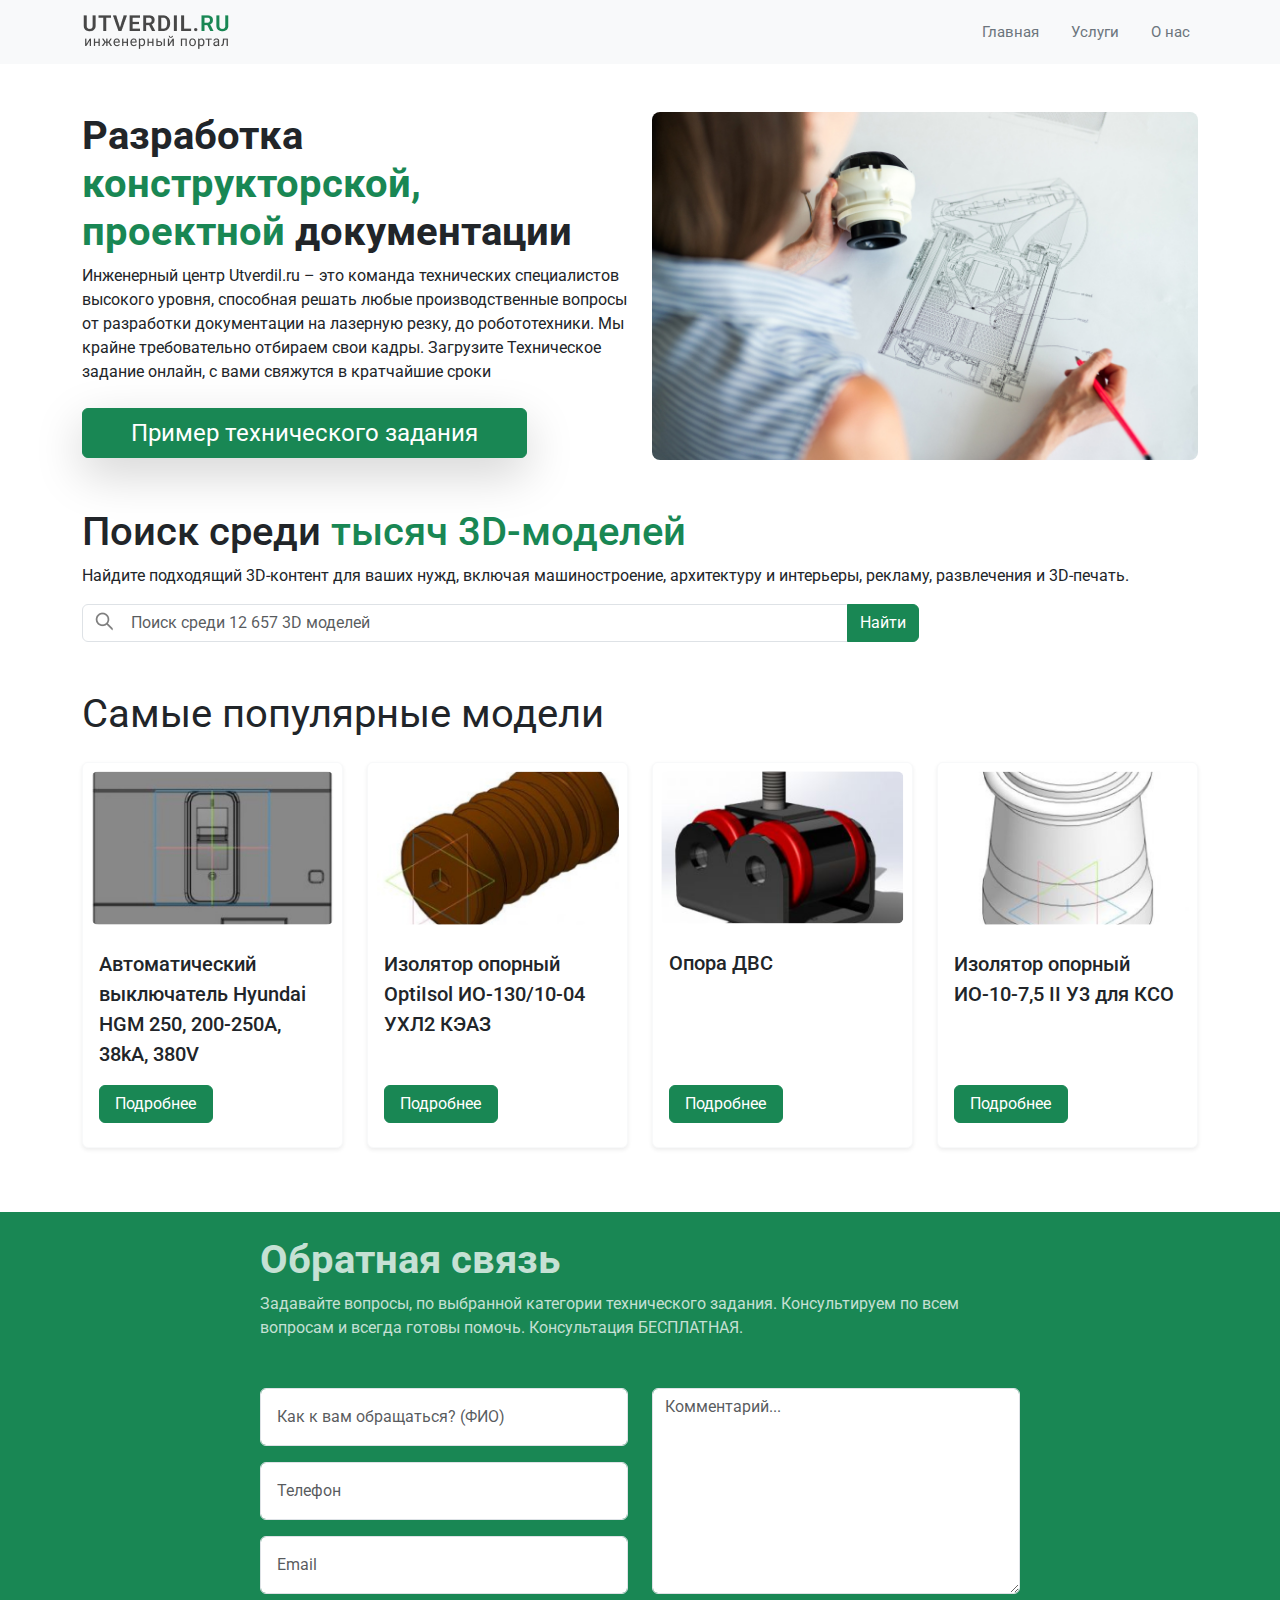
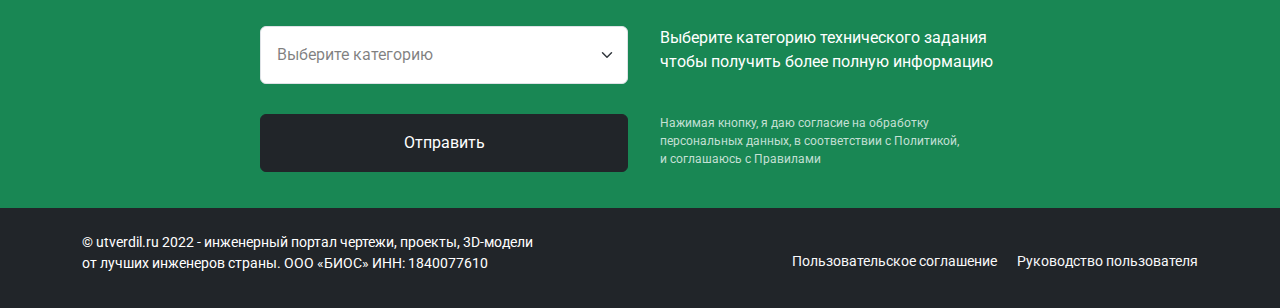
<file: index.html>
<!DOCTYPE html>
<html lang="en">
<head>
    <meta charset="UTF-8">
    <meta http-equiv="X-UA-Compatible" content="IE=edge">
    <meta name="viewport" content="width=device-width, initial-scale=1.0">
    <link rel="stylesheet" href="https://cdn.jsdelivr.net/npm/bootstrap-icons@1.11.3/font/bootstrap-icons.min.css">
    <link rel="stylesheet" href="http://cdn.jsdelivr.net/npm/bootstrap@5.3.0/dist/css/bootstrap.min.css">
    <link rel="preconnect" href="https://fonts.googleapis.com">
    <link rel="preconnect" href="https://fonts.gstatic.com" crossorigin>
    <link href="https://fonts.googleapis.com/css2?family=Roboto:wght@100;400;500;700&display=swap" rel="stylesheet">
    <link rel="stylesheet" href="./css/style.css">
    <title>Homework 6</title>
</head>
<body>
    <header class="header mb-5">
        <nav class="navbar navbar-expand-lg navbar-dark bg-light fs-15">
           <div class="container">
               <a class="navbar-brand text-secondary" href="#"><img src="./images/logo.png" alt="logo"></a>
               <button class="navbar-toggler bg-secondary" type="button" data-bs-toggle="collapse" data-bs-target="#navbarNav" aria-controls="navbarNav" aria-expanded="false" aria-label="Toggle navigation">
                   <span class="navbar-toggler-icon"></span>
               </button>
               <div class="collapse navbar-collapse" id="navbarNav">
                   <ul class="navbar-nav ms-auto">
                        <li class="nav-item ms-3"><a class="nav-link text-secondary" href="index.html">Главная</a></li>
                        <li class="nav-item ms-3"><a class="nav-link text-secondary" href="services.html">Услуги</a></li>
                        <li class="nav-item ms-3"><a class="nav-link text-secondary" href="about.html">О нас</a></li>
                    </ul>

               </div>
           </div>
        </nav>
    </header>

    <div class="container my-5">
        <div class="row">
            <div class="col-md-6 order-2 order-md-1 main-block">
                <h1>Разработка <br> <span class="text-success">конструкторской, проектной</span> документации</h1>
                <p>Инженерный центр Utverdil.ru – это команда технических специалистов высокого уровня, способная решать любые производственные вопросы от разработки документации на лазерную резку, до робототехники. Мы крайне требовательно отбираем свои кадры. Загрузите Техническое задание онлайн, с вами свяжутся в кратчайшие сроки</p>
                <a class="btn btn-success border border-success shadow-lg px-5 mt-2" href="#" role="button">Пример технического задания</a>
            </div>
            <div class="col-md-6 order-1 order-md-2">
                <img src="./images/photo-main.jpg" class="img-fluid w-100 rounded-3" alt="Main Image">
            </div>
        </div>
    </div>

    <div class="container search-block mb-5">
        <h2>Поиск среди <span class="text-success">тысяч 3D-моделей</span></h2>
        <p>Найдите подходящий 3D-контент для ваших нужд, включая машиностроение, архитектуру и интерьеры, рекламу, развлечения и 3D-печать.</p>
        <div class="input-group mb-3 w-75 seach-text">
          <input type="text" class="form-control magnifier ps-5" placeholder="Поиск среди 12 657 3D моделей " aria-label="Recipient's username"      aria-describedby="button-addon2">
          <button class="btn btn-success" type="button" id="button-addon2">Найти</button>
        </div>
    </div>

    <div class="container popular-model">
        <h3>Самые популярные модели</h3>
        <div class="row mt-4">
            <div class="col-12 col-sm-6 col-md-3 mb-3">
                <div class="card h-100 d-flex flex-column border border-light shadow-sm">
                    <img src="./images/photo-1.jpg" class="card-img-top rounded-4 p-2" alt="photo-1">
                    <div class="card-body d-flex flex-column">
                        <p class="card-text">Автоматический выключатель Hyundai HGM 250, 200-250A, 38kA, 380V</p>
                        <a href="#" class="btn btn-success mt-auto w-50 mb-2">Подробнее</a>
                    </div>
                </div>
            </div>
            <div class="col-12 col-sm-6 col-md-3 mb-3">
                <div class="card h-100 d-flex flex-column border border-light shadow-sm">
                    <img src="./images/photo-2.jpg" class="card-img-top rounded-4 p-2" alt="photo-2">
                    <div class="card-body d-flex flex-column">
                        <p class="card-text">Изолятор опорный OptiIsol ИО-130/10-04 УХЛ2 КЭАЗ</p>
                        <a href="#" class="btn btn-success mt-auto w-50 mb-2">Подробнее</a>
                    </div>
                </div>
            </div>
            <div class="col-12 col-sm-6 col-md-3 mb-3">
                <div class="card h-100 d-flex flex-column border border-light shadow-sm">
                    <img src="./images/photo-3.png" class="card-img-top rounded-4 p-2" alt="photo-3">
                    <div class="card-body d-flex flex-column">
                        <p class="card-text">Опора ДВС</p>
                        <a href="#" class="btn btn-success mt-auto w-50 mb-2">Подробнее</a>
                    </div>
                </div>
            </div>
            <div class="col-12 col-sm-6 col-md-3 mb-3">
                <div class="card h-100 d-flex flex-column border border-light shadow-sm">
                    <img src="./images/photo-4.png" class="card-img-top rounded-4 p-2" alt="photo-4">
                    <div class="card-body d-flex flex-column">
                        <p class="card-text">Изолятор опорный ИО-10-7,5 II У3 для КСО</p>
                        <a href="#" class="btn btn-success mt-auto w-50 mb-2">Подробнее</a>
                    </div>
                </div>
            </div>
        </div>

    </div>


    <div class="bg-success mt-5">
        <div class="container d-flex justify-content-center feedback">
            <div class="rounded p-4 text-dark">
                <h2>Обратная связь</h2>
                <p>
                    Задавайте вопросы, по выбранной категории технического задания. Консультируем по всем вопросам и всегда готовы помочь. Консультация БЕСПЛАТНАЯ.
                </p>
                
                <form class="mt-5">
                    <div class="row mb-3">
                    <div class="col-md-6">
                        <div class="d-flex mb-3">
                        <input type="text" class="form-control p-3 text-1" placeholder="Как к вам обращаться? (ФИО)">
                        </div>
                        <div class="d-flex mb-3">
                        <input type="tel" class="form-control p-3 text-1" placeholder="Телефон">
                        </div>
                        <div class="d-flex mb-3">
                        <input type="email" class="form-control p-3 text-1" placeholder="Email">
                        </div>
                    </div>
                    <div class="col-md-6">
                        <textarea class="form-control text-1" rows="8" placeholder="Комментарий..."></textarea>
                    </div>
                    </div>

                    <div class="row">
                        <div class="col-md-6">
                            <div class="d-flex">
                                <select class="form-select p-3 text-2" id="categoryUser">
                                    <option selected>Выберите категорию</option>
                                    <option value="1">Категория 1</option>
                                    <option value="2">Категория 2</option>
                                    <option value="3">Категория 3</option>
                                </select>
                                
                            </div>
                        </div>
                        <div class="col-md-6">
                            <div class="d-flex">
                                <p class="ms-2 text-white">Выберите категорию технического задания чтобы получить более полную информацию</p>
                            </div>
                        </div>
                    </div>

                    <div class="row mt-4">
                        <div class="col-md-6">
                            <div class="d-flex">
                                <button type="submit" id="nameUser2" class="btn btn-dark flex-grow-1 p-3">Отправить</button>
                                
                            </div>
                        </div>
                        <div class="col-md-6">
                            <div class="d-flex">
                                <p class="ms-2 btn-text">Нажимая кнопку, я даю согласие на обработку <br>персональных данных, в соответствии с Политикой,<br> и соглашаюсь с Правилами</p>
                            </div>
                        </div>
                    </div>   
                </form>
            </div>
        </div>
    </div>

    

    <footer class="bg-dark footer">
      <div class="container text-white">
        <div class="d-flex justify-content-between align-items-center pt-4">
          <p>
            © utverdil.ru 2022 - инженерный портал чертежи, проекты, 3D-модели <br>от лучших инженеров страны. ООО «БИОС» ИНН:     1840077610
          </p>
          <div>
            <a href="#" class="text-light text-decoration-none ">Пользовательское соглашение</a>
            <a href="#" class="text-light text-decoration-none ps-3">Руководство пользователя</a>
          </div>
        </div>
      </div>
    </footer>

   

    <script src="https://cdn.jsdelivr.net/npm/bootstrap@5.3.3/dist/js/bootstrap.bundle.min.js"></script>
</body>
</html>
</file>
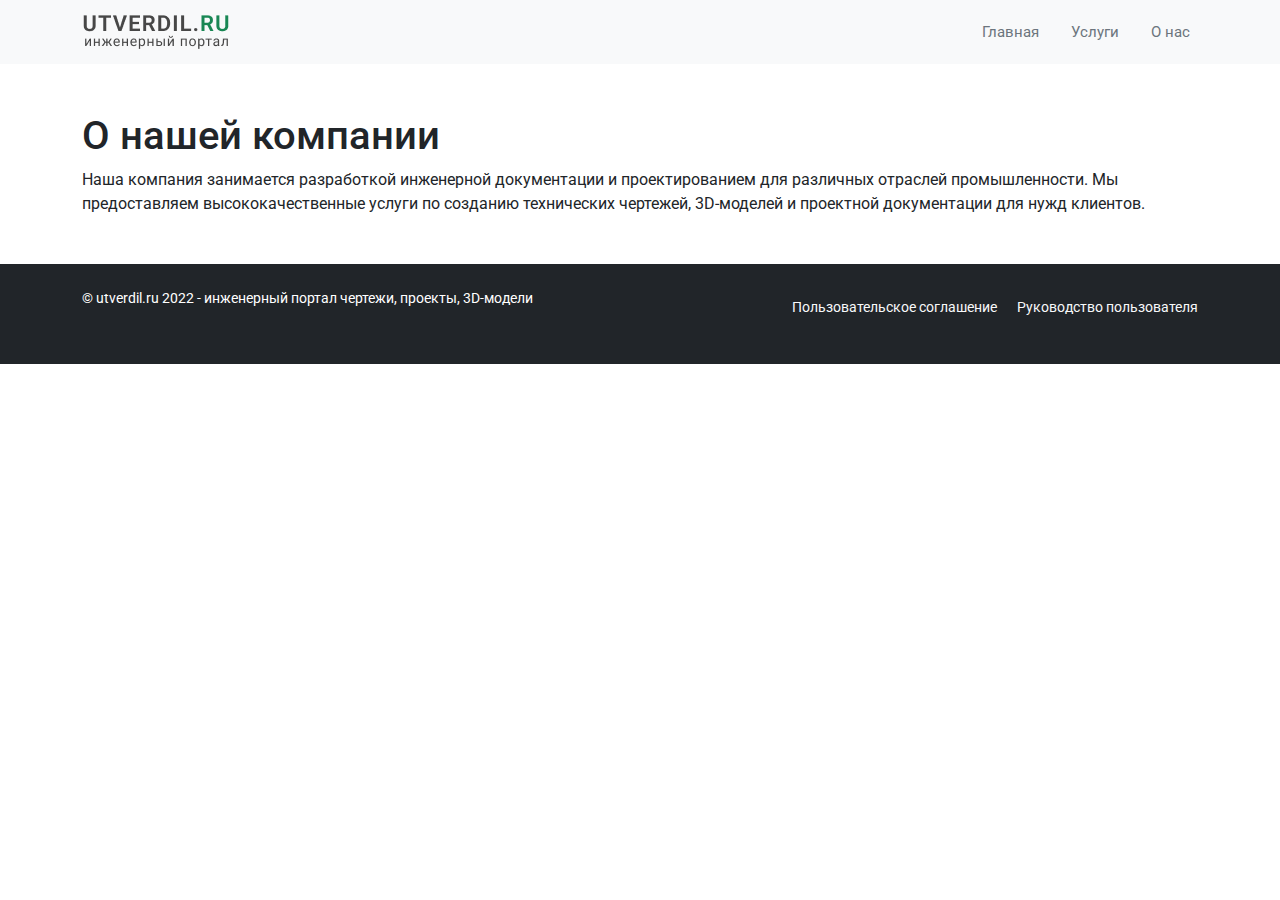
<file: about.html>
<!-- about.html -->
<!DOCTYPE html>
<html lang="en">
<head>
    <meta charset="UTF-8">
    <meta http-equiv="X-UA-Compatible" content="IE=edge">
    <meta name="viewport" content="width=device-width, initial-scale=1.0">
    <link rel="stylesheet" href="https://cdn.jsdelivr.net/npm/bootstrap-icons@1.11.3/font/bootstrap-icons.min.css">
    <link rel="stylesheet" href="https://cdn.jsdelivr.net/npm/bootstrap@5.3.0/dist/css/bootstrap.min.css">
    <link href="https://fonts.googleapis.com/css2?family=Roboto:wght@100;400;500;700&display=swap" rel="stylesheet">
    <link rel="stylesheet" href="./css/style.css">
    <title>About Us</title>
</head>
<body>
    <header class="header mb-5">
        <nav class="navbar navbar-expand-lg navbar-dark bg-light fs-15">
           <div class="container">
               <a class="navbar-brand text-secondary" href="#"><img src="./images/logo.png" alt="logo"></a>
               <button class="navbar-toggler bg-secondary" type="button" data-bs-toggle="collapse" data-bs-target="#navbarNav" aria-controls="navbarNav" aria-expanded="false" aria-label="Toggle navigation">
                   <span class="navbar-toggler-icon"></span>
               </button>
               <div class="collapse navbar-collapse" id="navbarNav">
                   <ul class="navbar-nav ms-auto">
                       <li class="nav-item ms-3"><a class="nav-link text-secondary" href="index.html">Главная</a></li>
                       <li class="nav-item ms-3"><a class="nav-link text-secondary" href="services.html">Услуги</a></li>
                       <li class="nav-item ms-3"><a class="nav-link text-secondary" href="about.html">О нас</a></li>
                   </ul>
               </div>
           </div>
        </nav>
    </header>

    <div class="container my-5">
        <h1>О нашей компании</h1>
        <p>Наша компания занимается разработкой инженерной документации и проектированием для различных отраслей промышленности. Мы предоставляем высококачественные услуги по созданию технических чертежей, 3D-моделей и проектной документации для нужд клиентов.</p>
    </div>

    <footer class="bg-dark footer">
      <div class="container text-white">
        <div class="d-flex justify-content-between align-items-center pt-4">
          <p>© utverdil.ru 2022 - инженерный портал чертежи, проекты, 3D-модели</p>
          <div>
            <a href="#" class="text-light text-decoration-none">Пользовательское соглашение</a>
            <a href="#" class="text-light text-decoration-none ps-3">Руководство пользователя</a>
          </div>
        </div>
      </div>
    </footer>

    <script src="https://cdn.jsdelivr.net/npm/bootstrap@5.3.3/dist/js/bootstrap.bundle.min.js"></script>
</body>
</html>
</file>
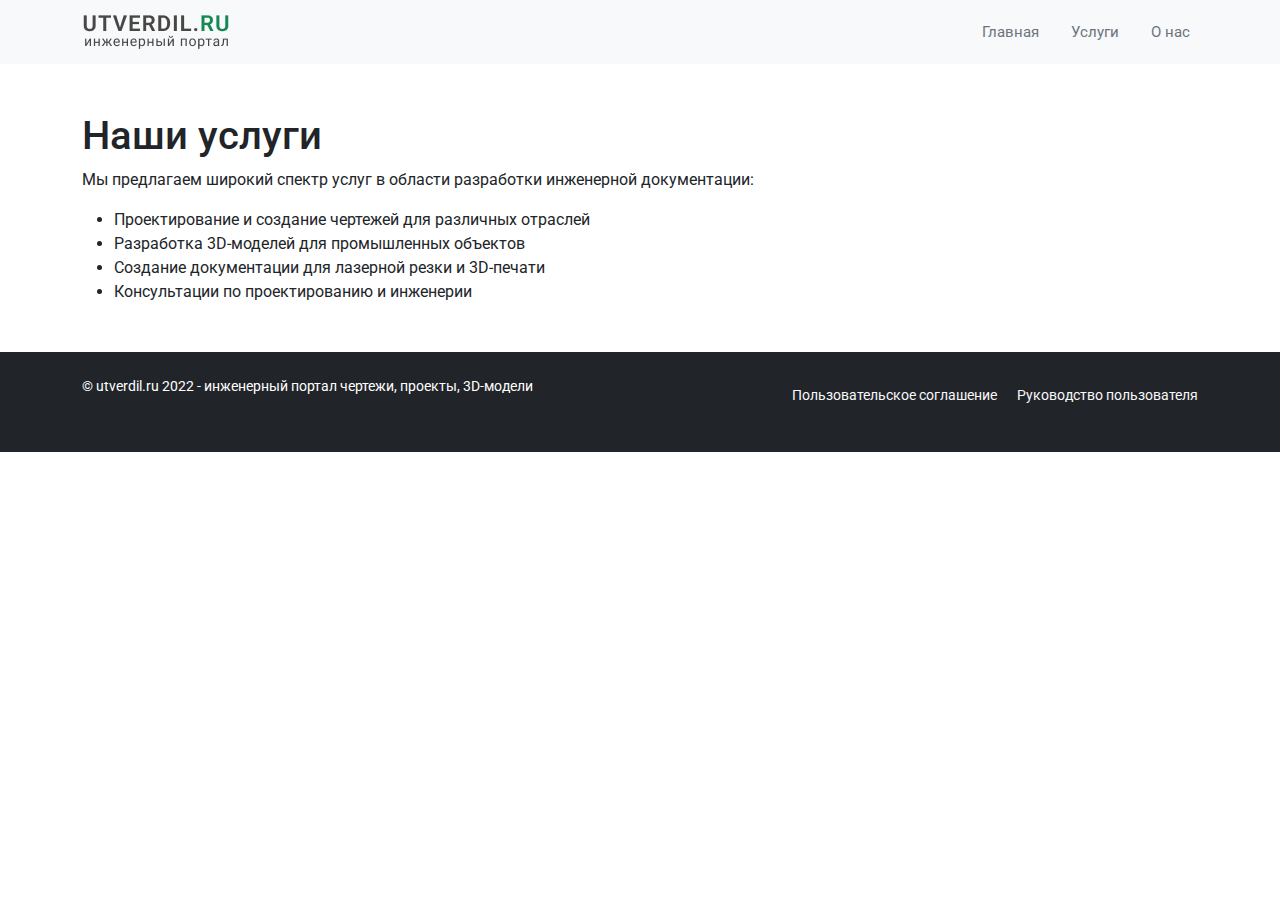
<file: services.html>
<!-- services.html -->
<!DOCTYPE html>
<html lang="en">
<head>
    <meta charset="UTF-8">
    <meta http-equiv="X-UA-Compatible" content="IE=edge">
    <meta name="viewport" content="width=device-width, initial-scale=1.0">
    <link rel="stylesheet" href="https://cdn.jsdelivr.net/npm/bootstrap-icons@1.11.3/font/bootstrap-icons.min.css">
    <link rel="stylesheet" href="https://cdn.jsdelivr.net/npm/bootstrap@5.3.0/dist/css/bootstrap.min.css">
    <link href="https://fonts.googleapis.com/css2?family=Roboto:wght@100;400;500;700&display=swap" rel="stylesheet">
    <link rel="stylesheet" href="./css/style.css">
    <title>Услуги</title>
</head>
<body>
    <header class="header mb-5">
        <nav class="navbar navbar-expand-lg navbar-dark bg-light fs-15">
           <div class="container">
               <a class="navbar-brand text-secondary" href="#"><img src="./images/logo.png" alt="logo"></a>
               <button class="navbar-toggler bg-secondary" type="button" data-bs-toggle="collapse" data-bs-target="#navbarNav" aria-controls="navbarNav" aria-expanded="false" aria-label="Toggle navigation">
                   <span class="navbar-toggler-icon"></span>
               </button>
               <div class="collapse navbar-collapse" id="navbarNav">
                   <ul class="navbar-nav ms-auto">
                       <li class="nav-item ms-3"><a class="nav-link text-secondary" href="index.html">Главная</a></li>
                       <li class="nav-item ms-3"><a class="nav-link text-secondary" href="services.html">Услуги</a></li>
                       <li class="nav-item ms-3"><a class="nav-link text-secondary" href="about.html">О нас</a></li>
                   </ul>
               </div>
           </div>
        </nav>
    </header>

    <div class="container my-5">
        <h1>Наши услуги</h1>
        <p>Мы предлагаем широкий спектр услуг в области разработки инженерной документации:</p>
        <ul>
            <li>Проектирование и создание чертежей для различных отраслей</li>
            <li>Разработка 3D-моделей для промышленных объектов</li>
            <li>Создание документации для лазерной резки и 3D-печати</li>
            <li>Консультации по проектированию и инженерии</li>
        </ul>
    </div>

    <footer class="bg-dark footer">
      <div class="container text-white">
        <div class="d-flex justify-content-between align-items-center pt-4">
          <p>© utverdil.ru 2022 - инженерный портал чертежи, проекты, 3D-модели</p>
          <div>
            <a href="#" class="text-light text-decoration-none">Пользовательское соглашение</a>
            <a href="#" class="text-light text-decoration-none ps-3">Руководство пользователя</a>
          </div>
        </div>
      </div>
    </footer>

    <script src="https://cdn.jsdelivr.net/npm/bootstrap@5.3.3/dist/js/bootstrap.bundle.min.js"></script>
</body>
</html>
</file>
<file: css/style.css>
body {
    font-family: Roboto;
}

.header nav {
    font-size: 15px;
}

.main-block h1{
    font-weight: 700; 
    font-size: 40px;  
}

.main-block p {
    font-size: 16px; 
}

.main-block a {
    font-size: 24px; 
}

.search-block h2{
    font-weight: 500; 
    font-size: 40px;
}

.search-text{
    color: rgba(0, 0, 0, 0.50);
}

.magnifier {
    background-image: url(../images/search.png);
    background-repeat: no-repeat;
    background-position: 10px 5px;
}

.popular-model h3{
    font-weight: 400; 
    font-size: 40px;
}

.popular-model p{
    font-weight: 500; 
    font-size: 20px;
}

.feedback{
    width: 65%;
}

.feedback h2{
    font-weight: 700; 
    font-size: 40px; 
    color: rgba(255, 255, 255, 0.75);
}

.feedback p {
    color: rgba(255, 255, 255, 0.75);
}

.text-1 {
    color: rgba(0, 0, 0, 0.50);
}

.text-2 {
    color: rgba(0, 0, 0, 0.50);
}

.btn-text {
    color: white;
    font-size: 12px;
}

.footer {
    min-height: 100px;
}

.footer p {
    font-size: 14px; 
    color: white;
}

.footer a {
    font-size: 14px; 
    color: white;
}
</file>
